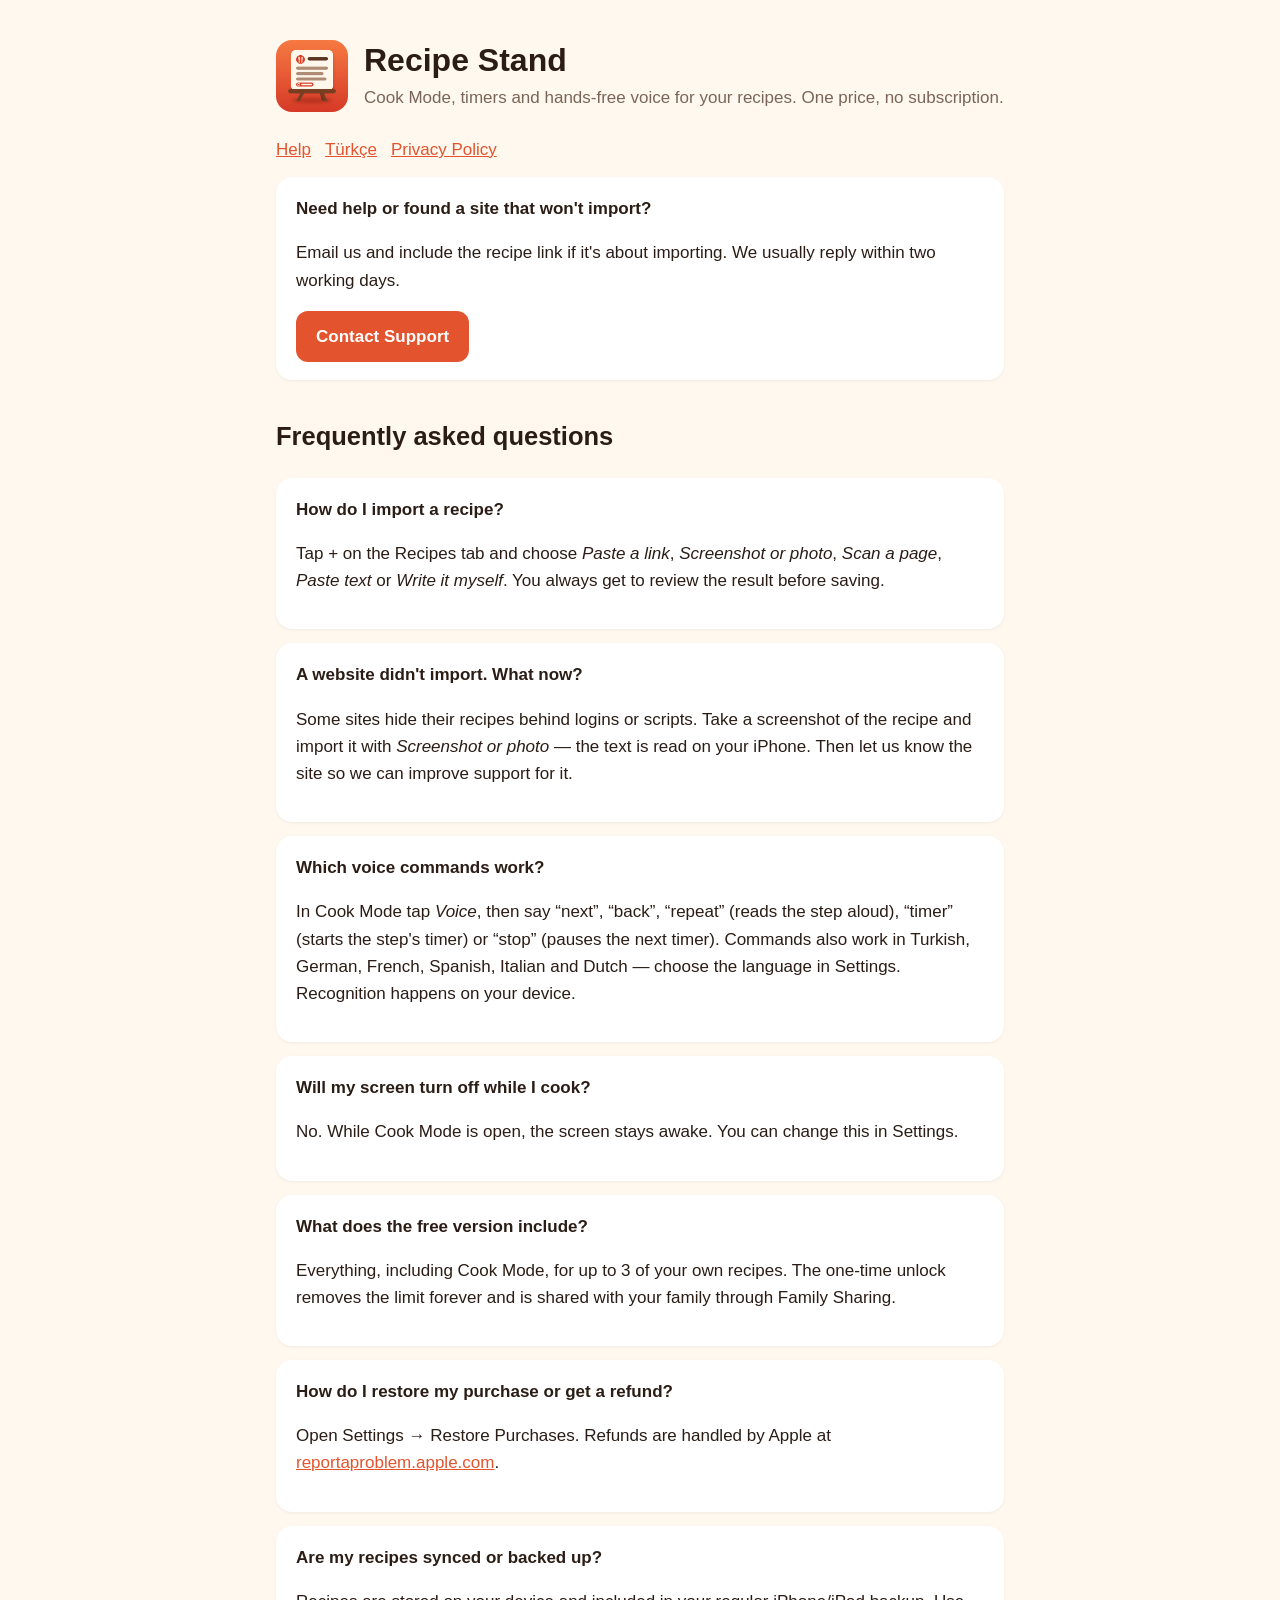
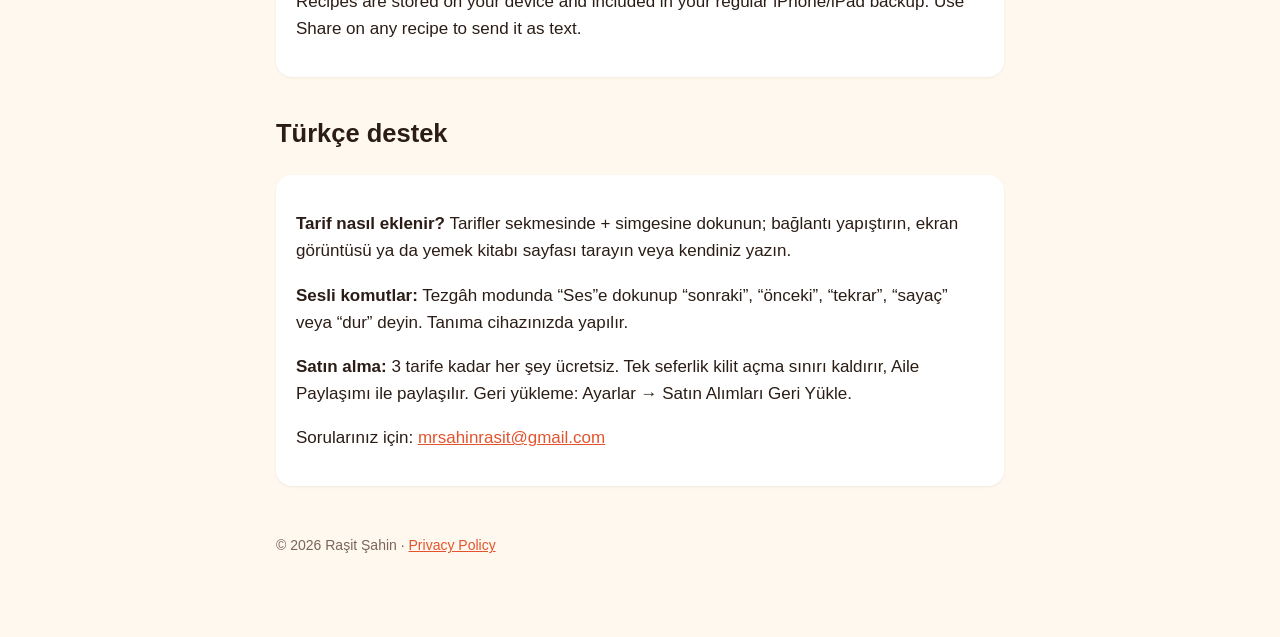
<file: index.html>
<!doctype html><html lang="en"><head><meta charset="utf-8"><meta name="viewport" content="width=device-width,initial-scale=1">
<title>Recipe Stand — Support</title><link rel="stylesheet" href="style.css"><link rel="icon" href="icon.png"></head><body><main>
<header><img src="icon.png" alt=""><div><h1>Recipe Stand</h1><p class="sub">Cook Mode, timers and hands-free voice for your recipes. One price, no subscription.</p></div></header>
<nav><a href="#help">Help</a><a href="#tr">Türkçe</a><a href="privacy.html">Privacy Policy</a></nav>
<div class="card"><strong>Need help or found a site that won't import?</strong><p>Email us and include the recipe link if it's about importing. We usually reply within two working days.</p>
<a class="btn" href="mailto:mrsahinrasit@gmail.com?subject=Recipe%20Stand%20support">Contact Support</a></div>
<h2 id="help">Frequently asked questions</h2>
<div class="card"><strong>How do I import a recipe?</strong><p>Tap + on the Recipes tab and choose <em>Paste a link</em>, <em>Screenshot or photo</em>, <em>Scan a page</em>, <em>Paste text</em> or <em>Write it myself</em>. You always get to review the result before saving.</p></div>
<div class="card"><strong>A website didn't import. What now?</strong><p>Some sites hide their recipes behind logins or scripts. Take a screenshot of the recipe and import it with <em>Screenshot or photo</em> — the text is read on your iPhone. Then let us know the site so we can improve support for it.</p></div>
<div class="card"><strong>Which voice commands work?</strong><p>In Cook Mode tap <em>Voice</em>, then say “next”, “back”, “repeat” (reads the step aloud), “timer” (starts the step's timer) or “stop” (pauses the next timer). Commands also work in Turkish, German, French, Spanish, Italian and Dutch — choose the language in Settings. Recognition happens on your device.</p></div>
<div class="card"><strong>Will my screen turn off while I cook?</strong><p>No. While Cook Mode is open, the screen stays awake. You can change this in Settings.</p></div>
<div class="card"><strong>What does the free version include?</strong><p>Everything, including Cook Mode, for up to 3 of your own recipes. The one-time unlock removes the limit forever and is shared with your family through Family Sharing.</p></div>
<div class="card"><strong>How do I restore my purchase or get a refund?</strong><p>Open Settings → Restore Purchases. Refunds are handled by Apple at <a href="https://reportaproblem.apple.com">reportaproblem.apple.com</a>.</p></div>
<div class="card"><strong>Are my recipes synced or backed up?</strong><p>Recipes are stored on your device and included in your regular iPhone/iPad backup. Use Share on any recipe to send it as text.</p></div>
<h2 id="tr">Türkçe destek</h2>
<div class="card"><p><strong>Tarif nasıl eklenir?</strong> Tarifler sekmesinde + simgesine dokunun; bağlantı yapıştırın, ekran görüntüsü ya da yemek kitabı sayfası tarayın veya kendiniz yazın.</p>
<p><strong>Sesli komutlar:</strong> Tezgâh modunda “Ses”e dokunup “sonraki”, “önceki”, “tekrar”, “sayaç” veya “dur” deyin. Tanıma cihazınızda yapılır.</p>
<p><strong>Satın alma:</strong> 3 tarife kadar her şey ücretsiz. Tek seferlik kilit açma sınırı kaldırır, Aile Paylaşımı ile paylaşılır. Geri yükleme: Ayarlar → Satın Alımları Geri Yükle.</p>
<p>Sorularınız için: <a href="mailto:mrsahinrasit@gmail.com">mrsahinrasit@gmail.com</a></p></div>
<footer>© 2026 Raşit Şahin · <a href="privacy.html">Privacy Policy</a></footer>
</main></body></html>
</file>
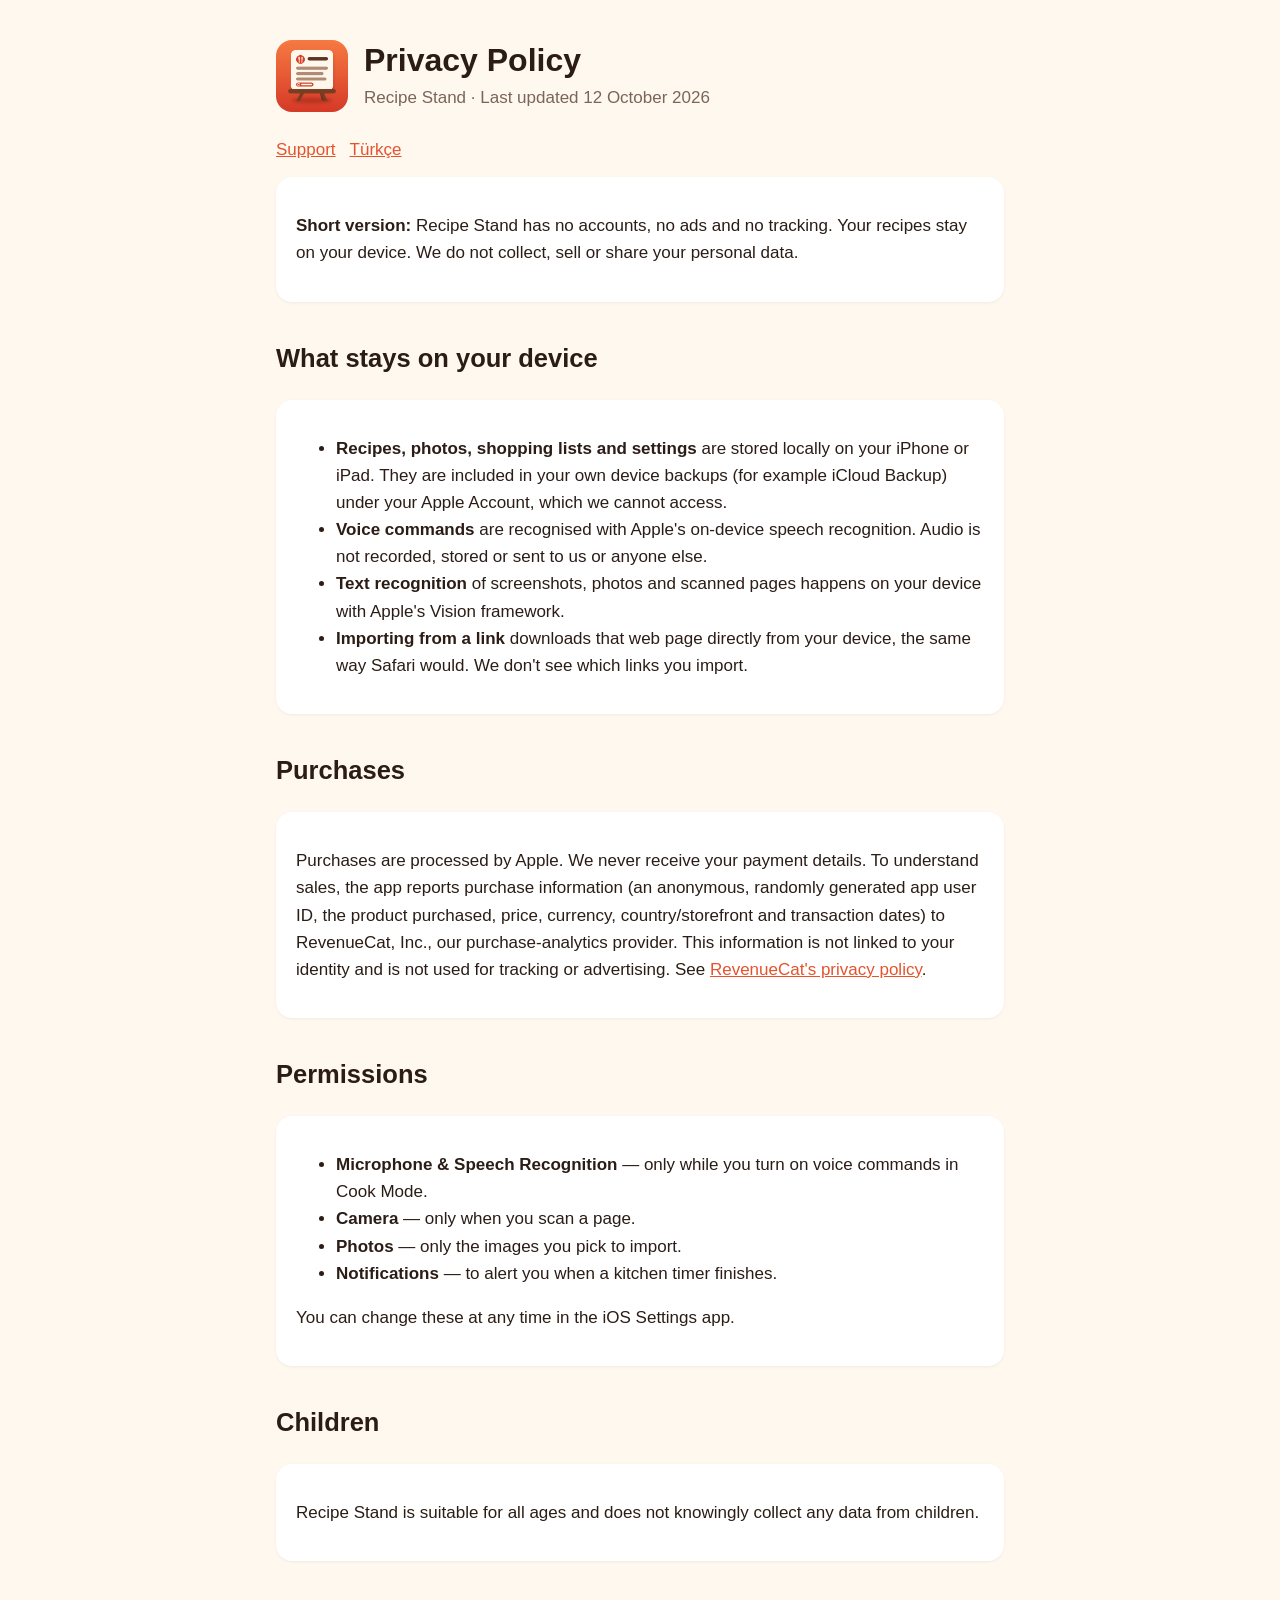
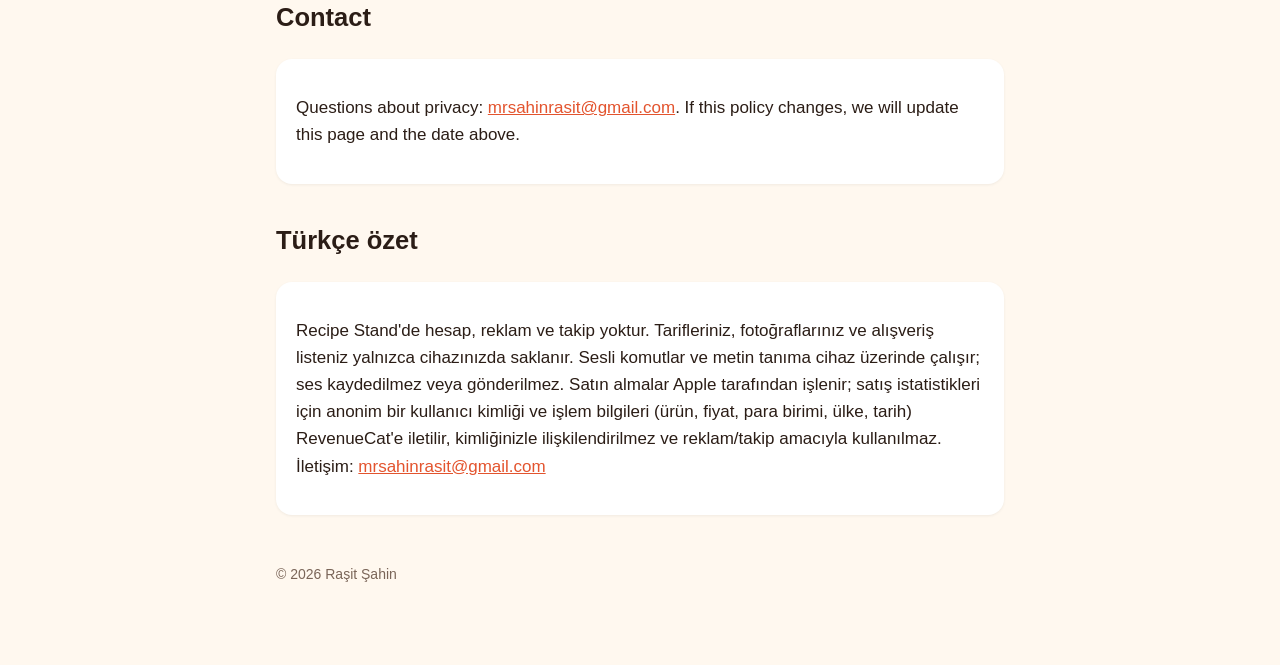
<file: privacy.html>
<!doctype html><html lang="en"><head><meta charset="utf-8"><meta name="viewport" content="width=device-width,initial-scale=1">
<title>Recipe Stand — Privacy Policy</title><link rel="stylesheet" href="style.css"><link rel="icon" href="icon.png"></head><body><main>
<header><img src="icon.png" alt=""><div><h1>Privacy Policy</h1><p class="sub">Recipe Stand · Last updated 12 October 2026</p></div></header>
<nav><a href="index.html">Support</a><a href="#tr">Türkçe</a></nav>
<div class="card"><p><strong>Short version:</strong> Recipe Stand has no accounts, no ads and no tracking. Your recipes stay on your device. We do not collect, sell or share your personal data.</p></div>
<h2>What stays on your device</h2>
<div class="card"><ul>
<li><strong>Recipes, photos, shopping lists and settings</strong> are stored locally on your iPhone or iPad. They are included in your own device backups (for example iCloud Backup) under your Apple Account, which we cannot access.</li>
<li><strong>Voice commands</strong> are recognised with Apple's on-device speech recognition. Audio is not recorded, stored or sent to us or anyone else.</li>
<li><strong>Text recognition</strong> of screenshots, photos and scanned pages happens on your device with Apple's Vision framework.</li>
<li><strong>Importing from a link</strong> downloads that web page directly from your device, the same way Safari would. We don't see which links you import.</li>
</ul></div>
<h2>Purchases</h2>
<div class="card"><p>Purchases are processed by Apple. We never receive your payment details. To understand sales, the app reports purchase information (an anonymous, randomly generated app user ID, the product purchased, price, currency, country/storefront and transaction dates) to RevenueCat, Inc., our purchase-analytics provider. This information is not linked to your identity and is not used for tracking or advertising. See <a href="https://www.revenuecat.com/privacy">RevenueCat's privacy policy</a>.</p></div>
<h2>Permissions</h2>
<div class="card"><ul><li><strong>Microphone & Speech Recognition</strong> — only while you turn on voice commands in Cook Mode.</li>
<li><strong>Camera</strong> — only when you scan a page.</li><li><strong>Photos</strong> — only the images you pick to import.</li>
<li><strong>Notifications</strong> — to alert you when a kitchen timer finishes.</li></ul><p>You can change these at any time in the iOS Settings app.</p></div>
<h2>Children</h2><div class="card"><p>Recipe Stand is suitable for all ages and does not knowingly collect any data from children.</p></div>
<h2>Contact</h2><div class="card"><p>Questions about privacy: <a href="mailto:mrsahinrasit@gmail.com">mrsahinrasit@gmail.com</a>. If this policy changes, we will update this page and the date above.</p></div>
<h2 id="tr">Türkçe özet</h2>
<div class="card"><p>Recipe Stand'de hesap, reklam ve takip yoktur. Tarifleriniz, fotoğraflarınız ve alışveriş listeniz yalnızca cihazınızda saklanır. Sesli komutlar ve metin tanıma cihaz üzerinde çalışır; ses kaydedilmez veya gönderilmez. Satın almalar Apple tarafından işlenir; satış istatistikleri için anonim bir kullanıcı kimliği ve işlem bilgileri (ürün, fiyat, para birimi, ülke, tarih) RevenueCat'e iletilir, kimliğinizle ilişkilendirilmez ve reklam/takip amacıyla kullanılmaz. İletişim: <a href="mailto:mrsahinrasit@gmail.com">mrsahinrasit@gmail.com</a></p></div>
<footer>© 2026 Raşit Şahin</footer>
</main></body></html>
</file>
<file: style.css>
:root{--bg:#fff8ef;--fg:#2b1d16;--muted:#7a6558;--accent:#e3542e;--card:#ffffff}
@media (prefers-color-scheme:dark){:root{--bg:#1c1917;--fg:#f5ede6;--muted:#b6a497;--accent:#f9784d;--card:#282320}}
*{box-sizing:border-box}body{margin:0;background:var(--bg);color:var(--fg);font:17px/1.6 -apple-system,BlinkMacSystemFont,"Segoe UI",Roboto,sans-serif}
main{max-width:760px;margin:0 auto;padding:40px 16px 80px}header{display:flex;gap:16px;align-items:center;margin-bottom:24px}
header img{width:72px;height:72px;border-radius:16px}h1{margin:0;font-size:32px;line-height:1.2}h2{margin-top:36px}
.sub{color:var(--muted);margin:4px 0 0}.card{background:var(--card);border-radius:16px;padding:18px 20px;margin:14px 0;box-shadow:0 1px 3px rgba(0,0,0,.06)}
a{color:var(--accent)}.btn{display:inline-block;background:var(--accent);color:#fff;text-decoration:none;padding:12px 20px;border-radius:12px;font-weight:600}
footer{color:var(--muted);font-size:14px;margin-top:48px}nav a{margin-right:14px}
</file>
